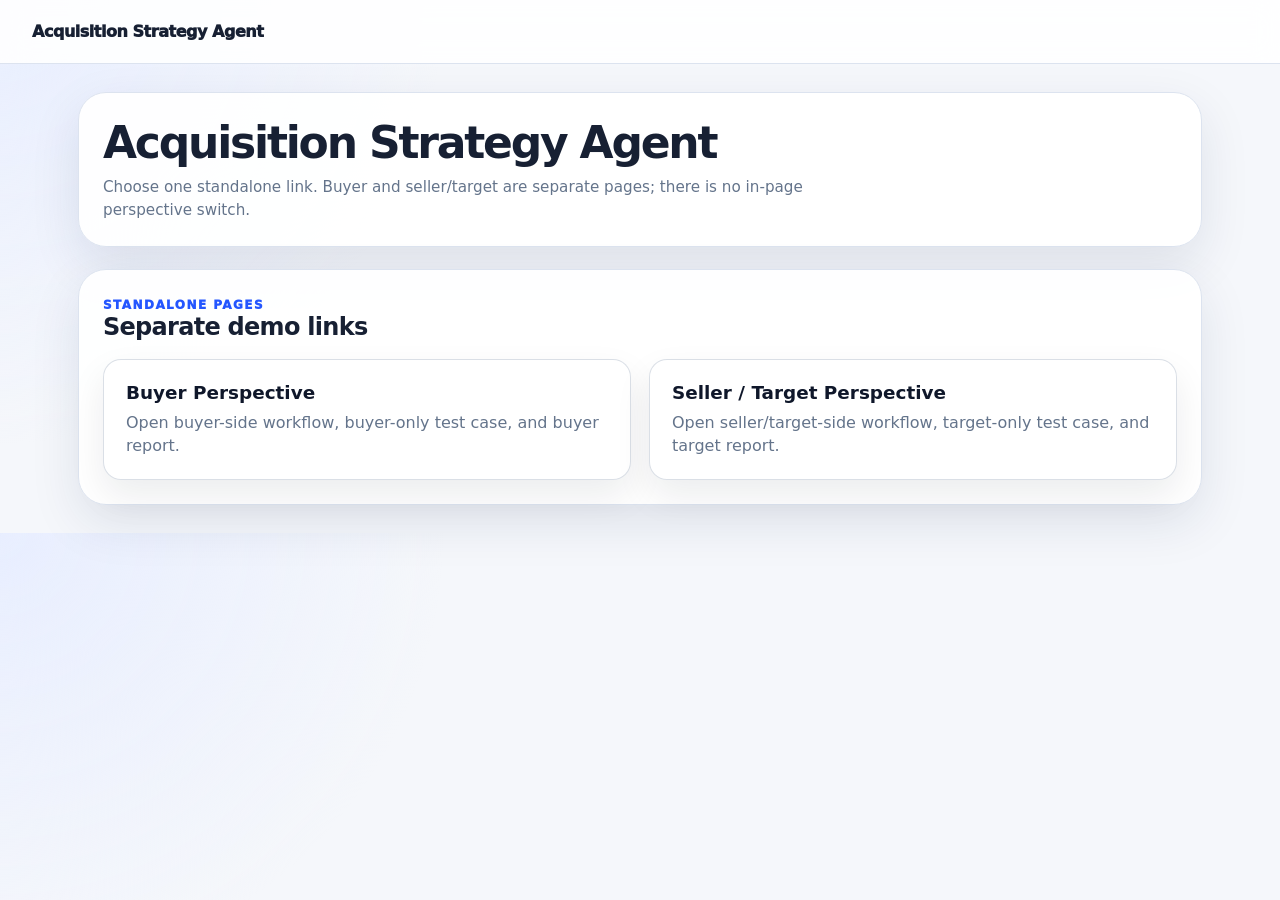
<file: index.html>
<!doctype html>
<html lang="en">
<head>
  <meta charset="utf-8" />
  <meta name="viewport" content="width=device-width, initial-scale=1" />
  <title>Acquisition Strategy Agent — Links</title>
  <link rel="stylesheet" href="./styles.css" />
</head>
<body>
  <header class="topbar">
    <div class="brand">Acquisition Strategy Agent</div>
  </header>

  <main class="page">
    <section class="card title-card">
      <div class="title-row single-perspective-title">
        <div>
          <h1>Acquisition Strategy Agent</h1>
          <p class="page-subtitle">Choose one standalone link. Buyer and seller/target are separate pages; there is no in-page perspective switch.</p>
        </div>
      </div>
    </section>

    <section class="card link-card">
      <div class="section-head compact">
        <div>
          <span class="step-label">Standalone pages</span>
          <h2>Separate demo links</h2>
        </div>
      </div>
      <div class="standalone-link-grid">
        <a class="standalone-link" href="./buyer.html">
          <strong>Buyer Perspective</strong>
          <span>Open buyer-side workflow, buyer-only test case, and buyer report.</span>
        </a>
        <a class="standalone-link" href="./target.html">
          <strong>Seller / Target Perspective</strong>
          <span>Open seller/target-side workflow, target-only test case, and target report.</span>
        </a>
      </div>
    </section>
  </main>
</body>
</html>
</file>
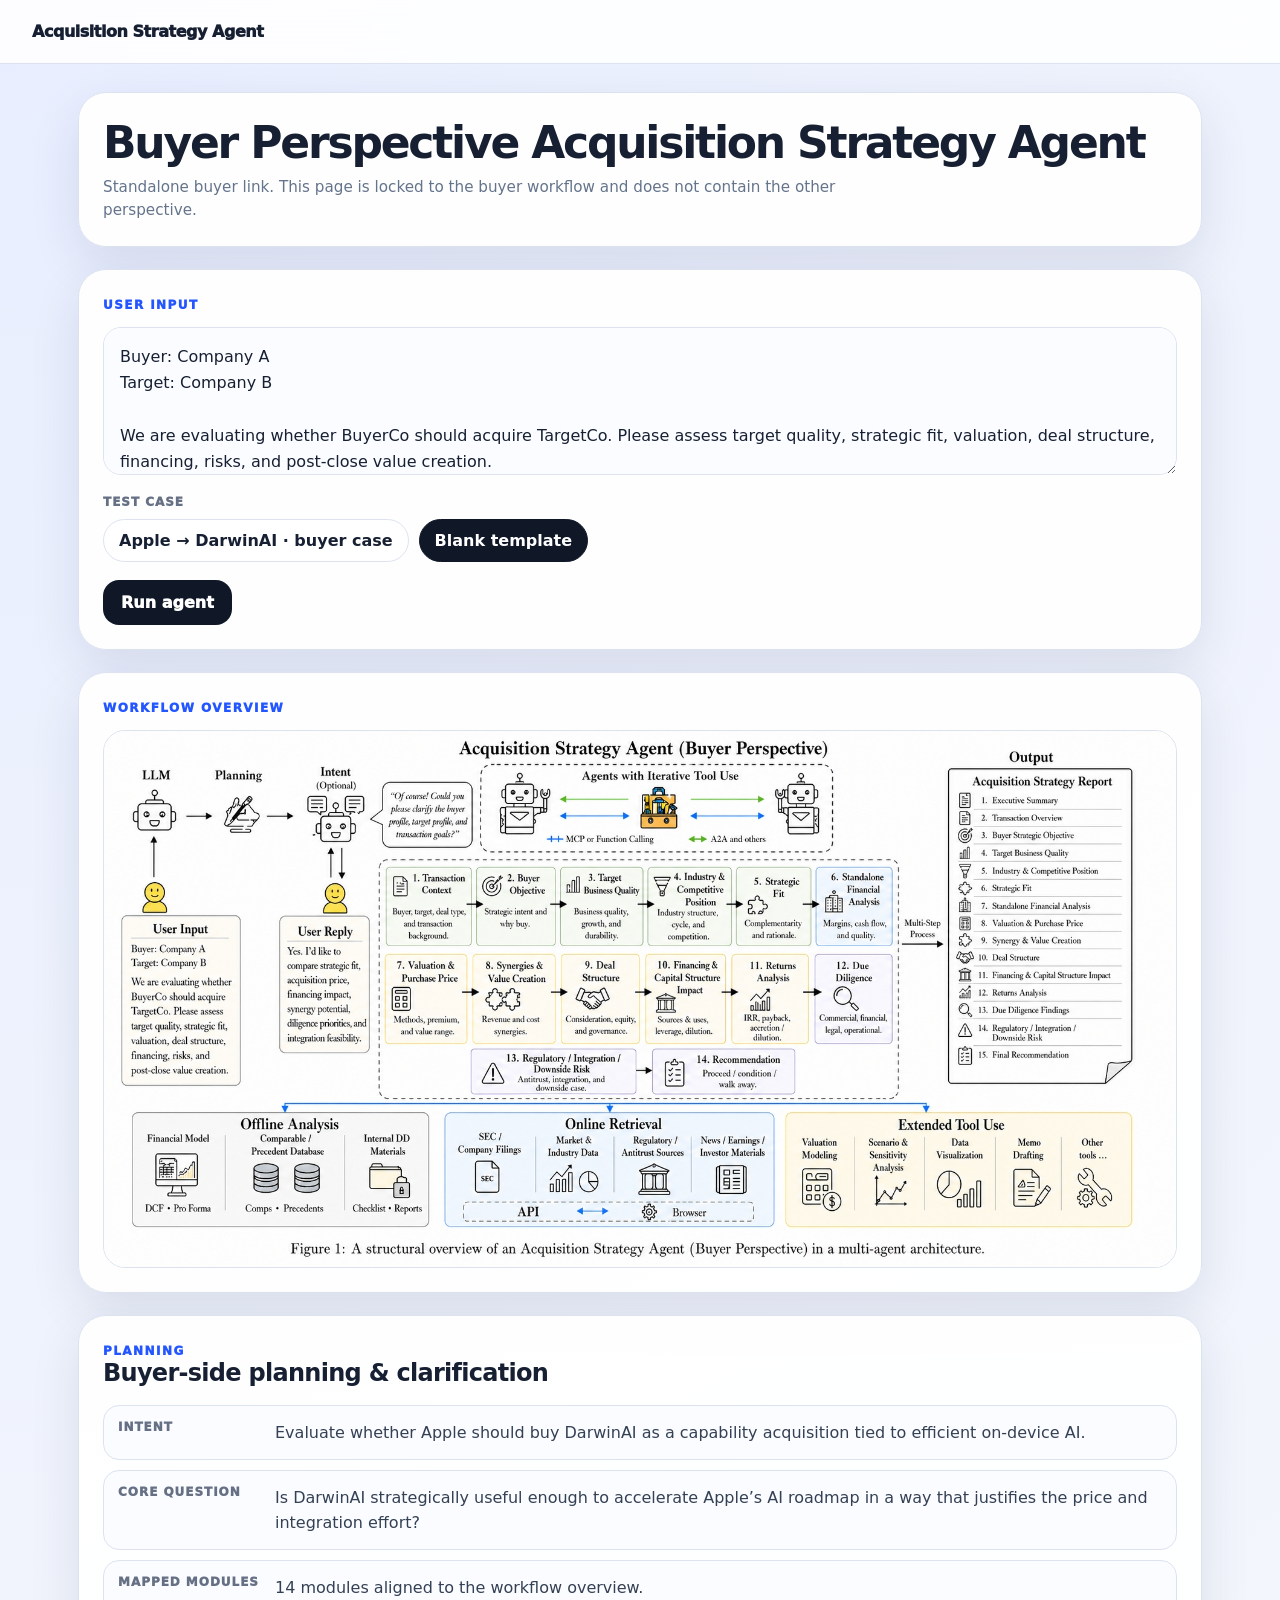
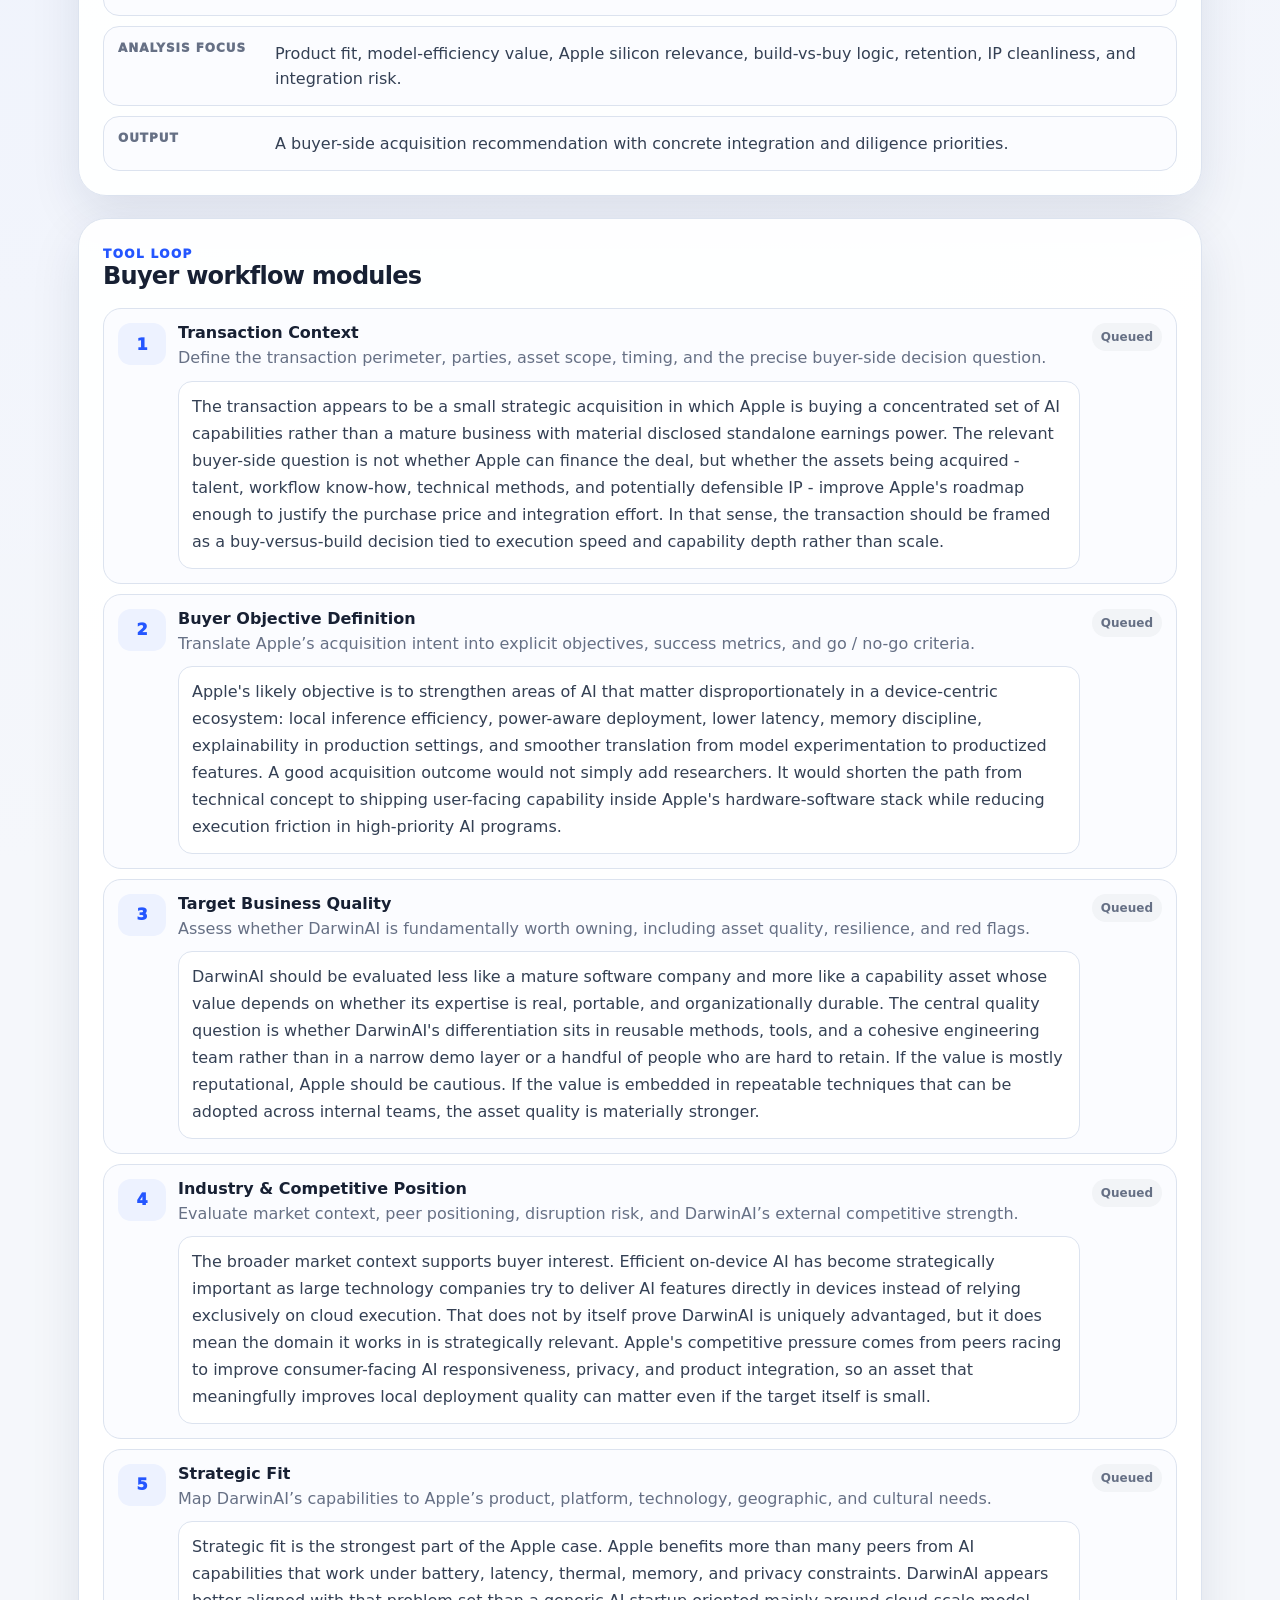
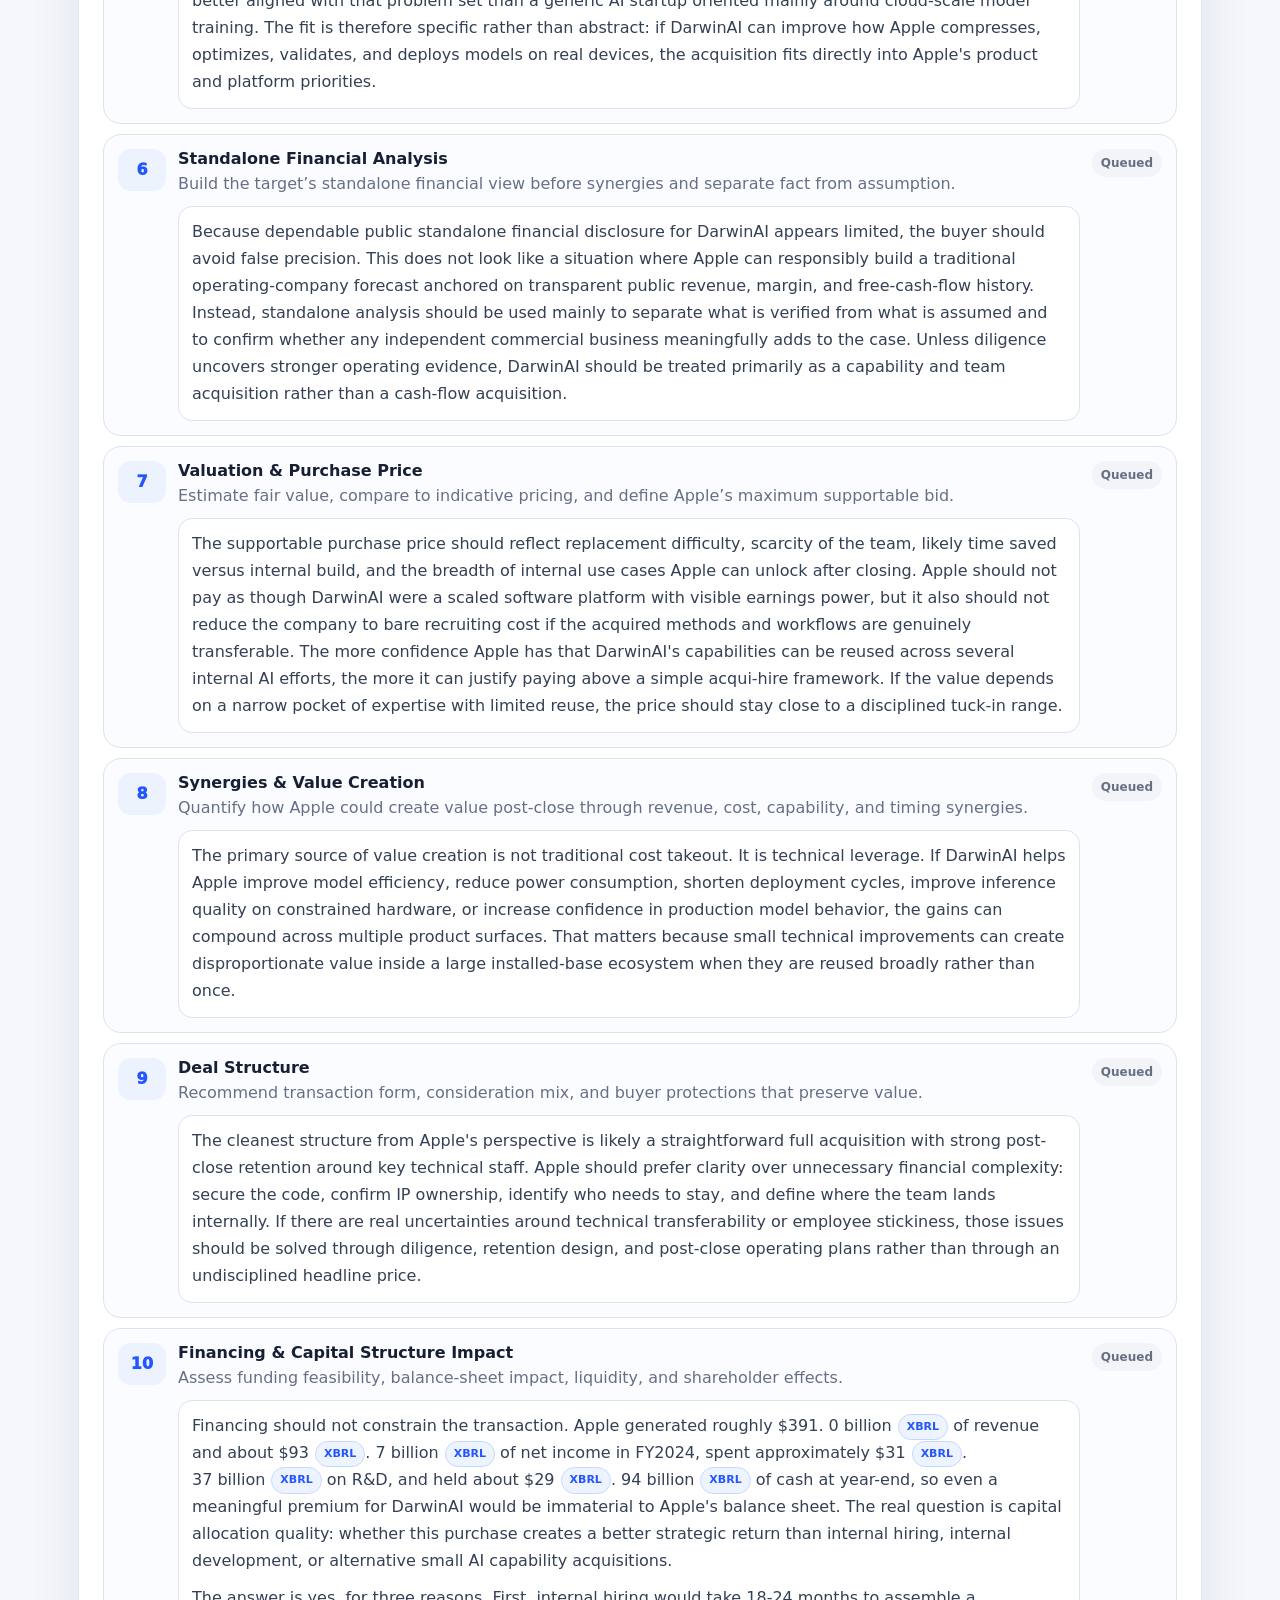
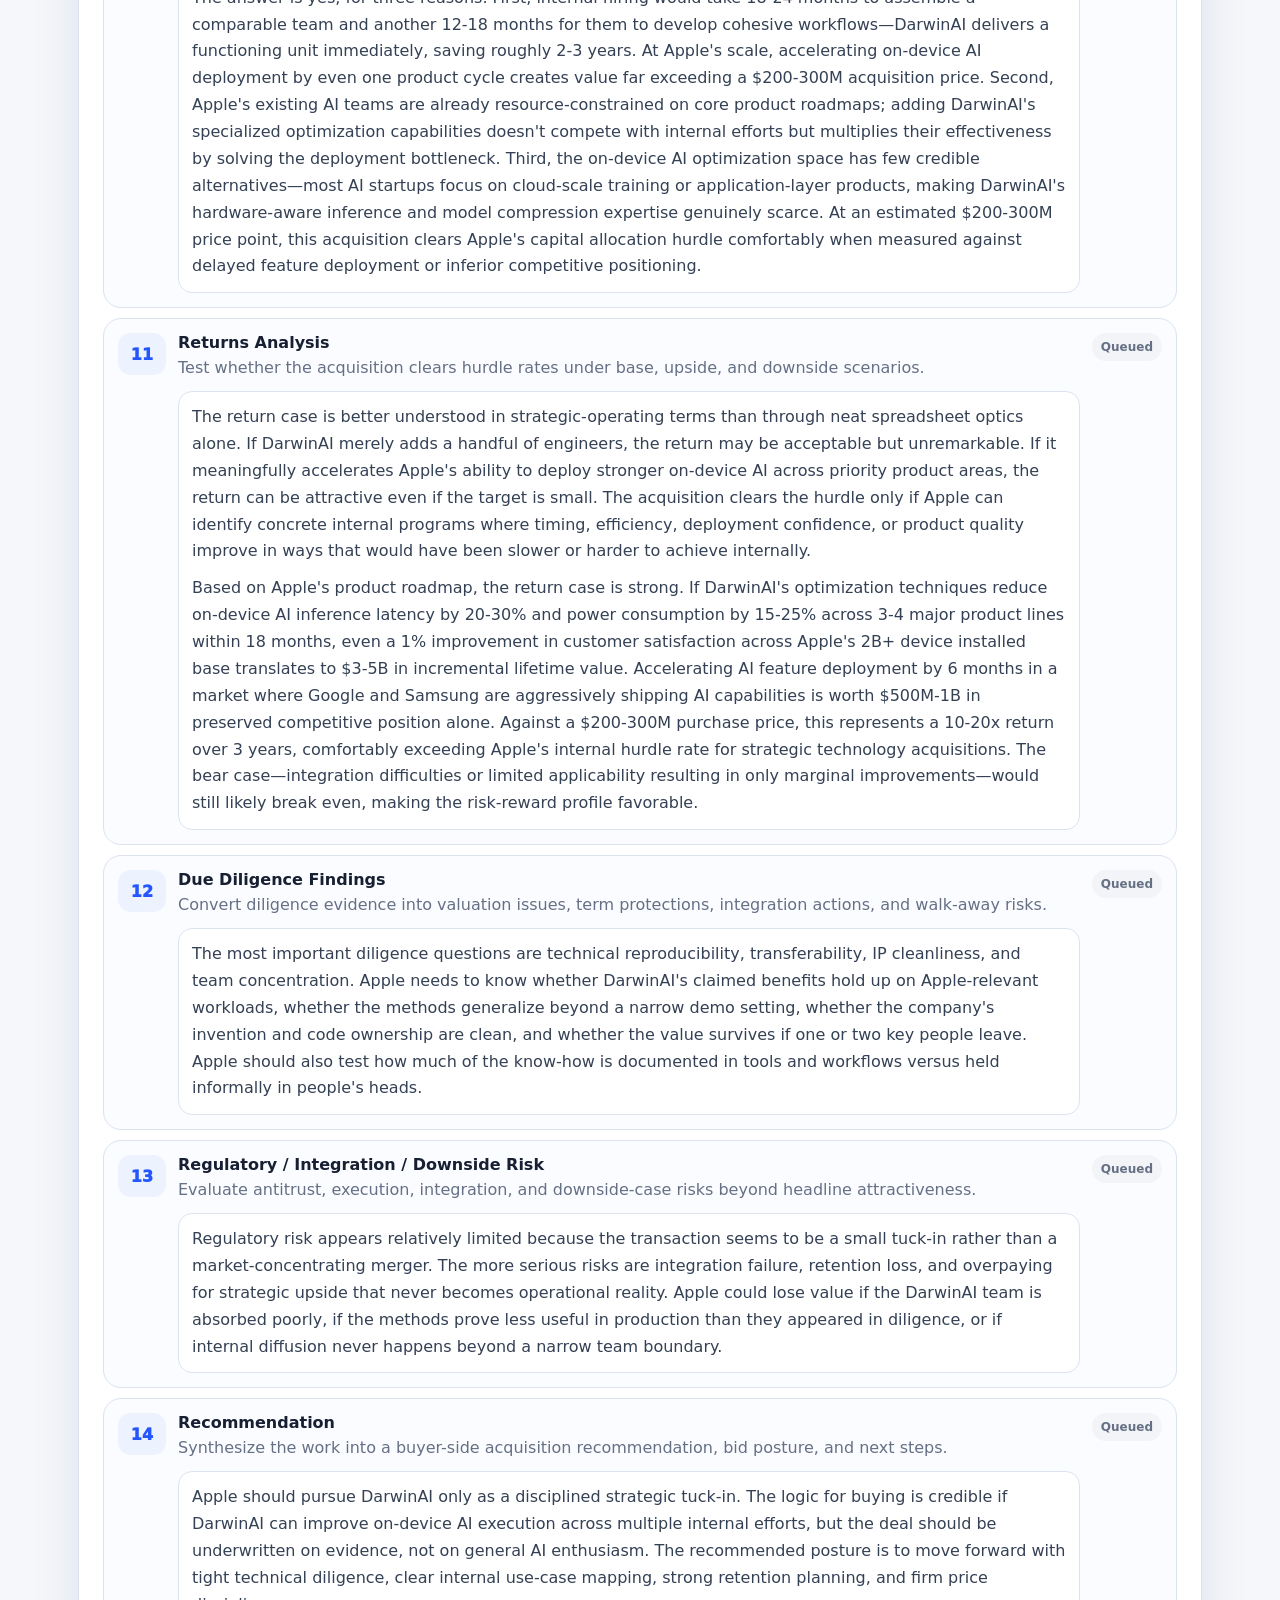
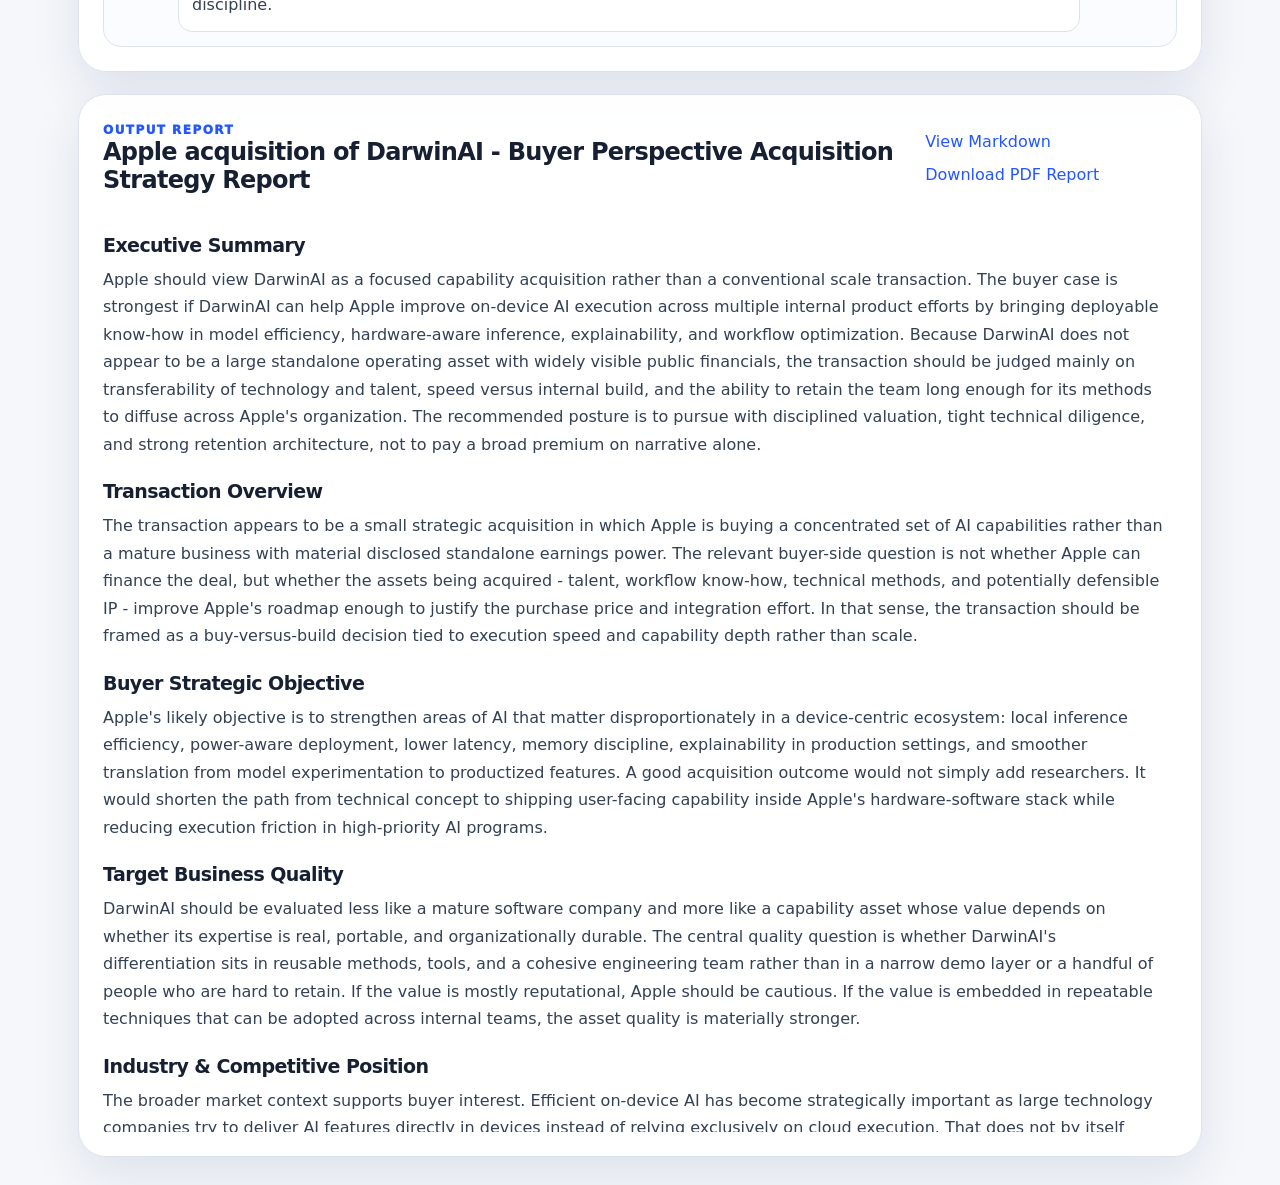
<file: buyer.html>
<!doctype html>
<html lang="en">
<head>
  <meta charset="utf-8" />
  <meta name="viewport" content="width=device-width, initial-scale=1" />
  <title>Acquisition Strategy Agent — Buyer</title>
  <link rel="stylesheet" href="./styles.css" />
</head>
<body data-fixed-perspective="buyer">
  <header class="topbar">
    <div class="brand">Acquisition Strategy Agent</div>
  </header>

  <main class="page">
    <section class="card title-card">
      <div class="title-row single-perspective-title">
        <div>
          <h1>Buyer Perspective Acquisition Strategy Agent</h1>
          <p class="page-subtitle">Standalone buyer link. This page is locked to the buyer workflow and does not contain the other perspective.</p>
        </div>
      </div>
    </section>

    <section class="card user-input-card">
      <div class="section-head compact">
        <div>
          <span class="step-label">User input</span>
        </div>
      </div>

      <textarea id="mandateInput" placeholder="Enter transaction brief / decision request..."></textarea>

      <div class="test-case-block">
        <div class="test-case-title">Test case</div>
        <div class="test-case-buttons">
          <button class="case-btn" data-case="buyer-apple-darwinai">Apple → DarwinAI · buyer case</button>
          <button class="case-btn active" data-case="blank">Blank template</button>
        </div>
      </div>

      <div class="run-row">
        <button class="primary" id="runAgentBtn">Run agent</button>
      </div>
    </section>

    <section class="card architecture-card">
      <div class="section-head compact">
        <div>
          <span class="step-label">Workflow overview</span>
        </div>
      </div>
      <img id="workflowImage" class="flowchart-img" src="./assets/buyer-flowchart.jpg" alt="Buyer workflow overview" />
    </section>

    <section class="card planning-card">
      <div class="section-head compact">
        <div>
          <span class="step-label">Planning</span>
          <h2 id="planningTitle">Buyer-side planning & clarification</h2>
        </div>
      </div>
      <div id="planningOutput" class="planning-output"></div>
    </section>

    <section class="card workflow-card">
      <div class="section-head compact">
        <div>
          <span class="step-label">Tool loop</span>
          <h2 id="workflowTitle">Buyer workflow modules</h2>
        </div>
      </div>
      <div id="workflowList" class="workflow-list"></div>
    </section>

    <section class="card report-card">
      <div class="section-head compact report-head">
        <div>
          <span class="step-label">Output report</span>
          <h2 id="reportTitle">Apple acquisition of DarwinAI — Buyer Perspective Acquisition Strategy Report</h2>
        </div>
        <div class="report-actions">
          <a id="openMarkdownLink" href="./reports/apple_darwinai_buyer_report.md" target="_blank">View Markdown</a>
          <a id="downloadPdfLink" href="./reports/apple_darwinai_buyer_report.pdf" target="_blank" download>Download PDF Report</a>
        </div>
      </div>
      <div id="reportBody" class="report-body"></div>
    </section>
  </main>

  <div class="modal-shell hidden" id="auditModalShell">
    <div class="modal-backdrop" id="auditModalBackdrop"></div>
    <section class="audit-modal" role="dialog" aria-modal="true" aria-labelledby="auditModalTitle">
      <div class="audit-modal-head">
        <div>
          <span class="step-label">XBRL audit</span>
          <h2 id="auditModalTitle">Figure-level XBRL audit</h2>
        </div>
        <button class="modal-close" id="auditModalClose" aria-label="Close">×</button>
      </div>
      <div class="audit-modal-body" id="auditModalBody"></div>
    </section>
  </div>

  <script src="./app.js"></script>
</body>
</html>
</file>
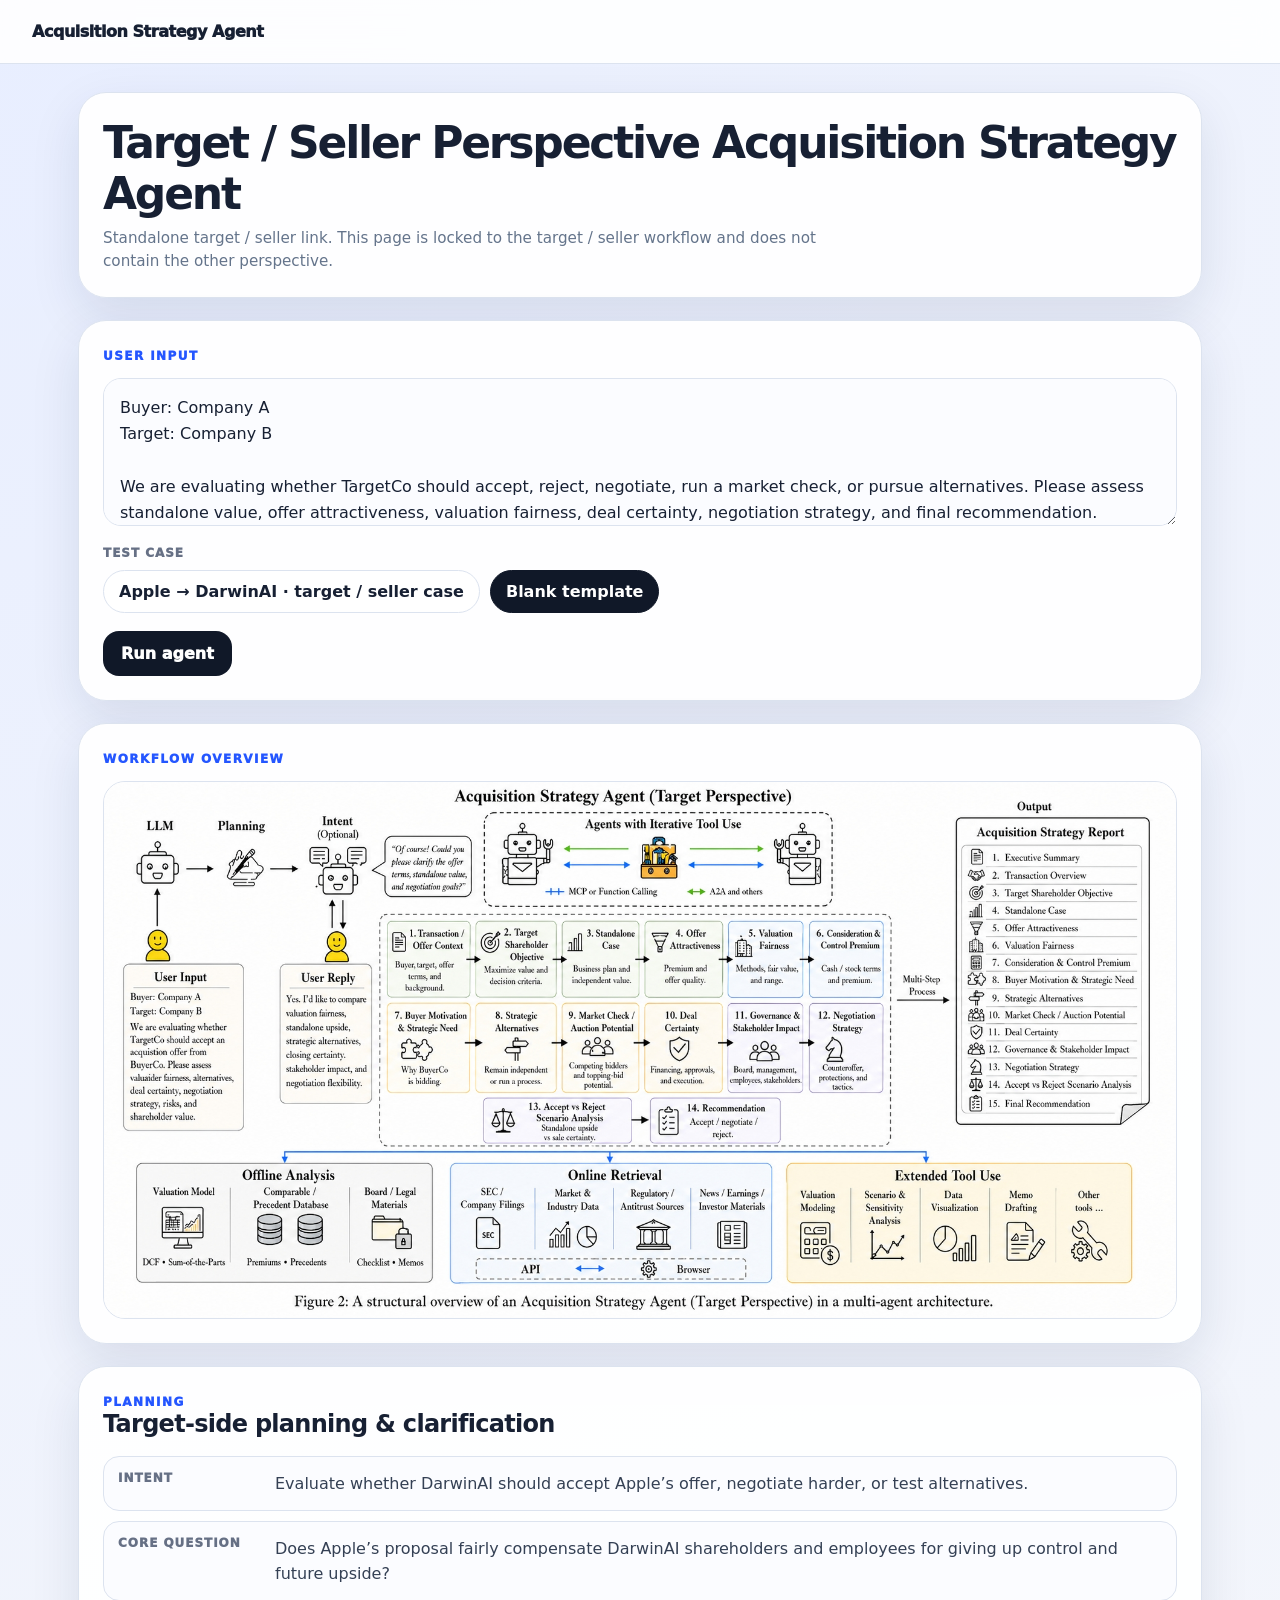
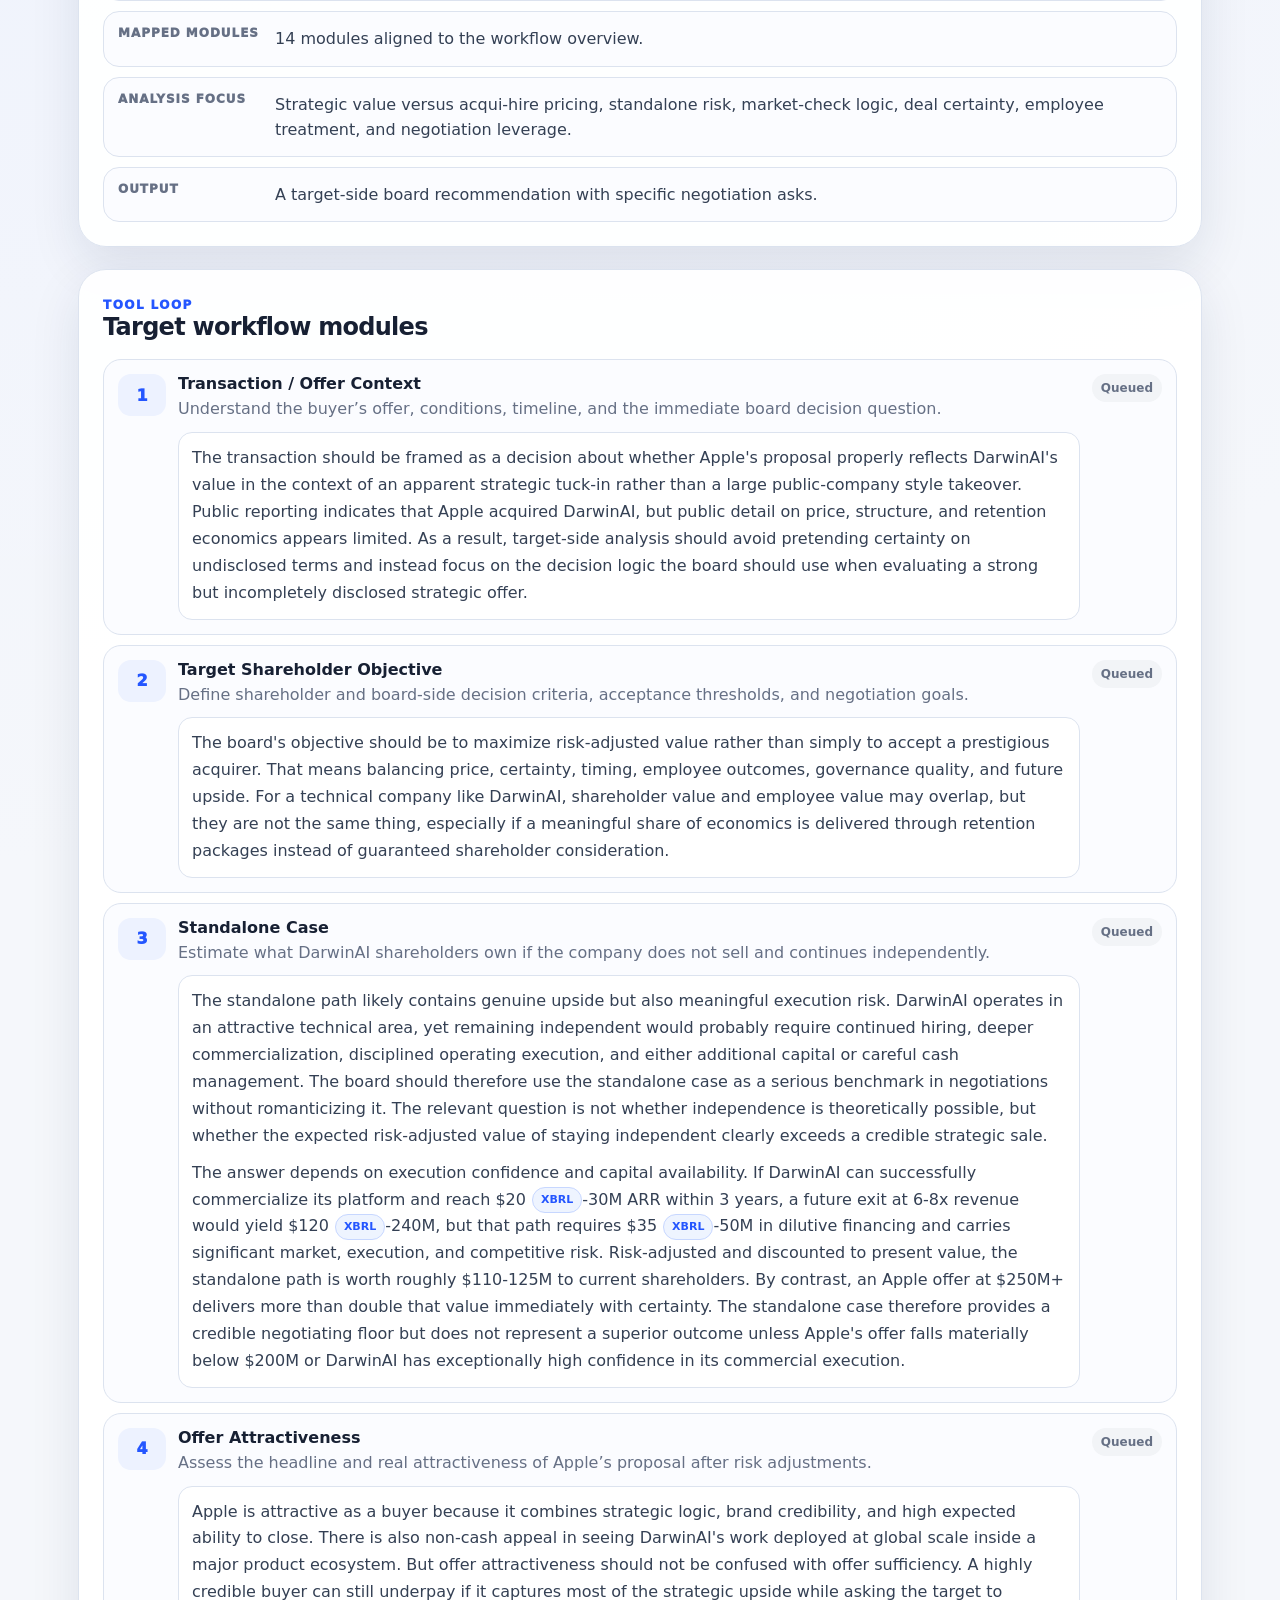
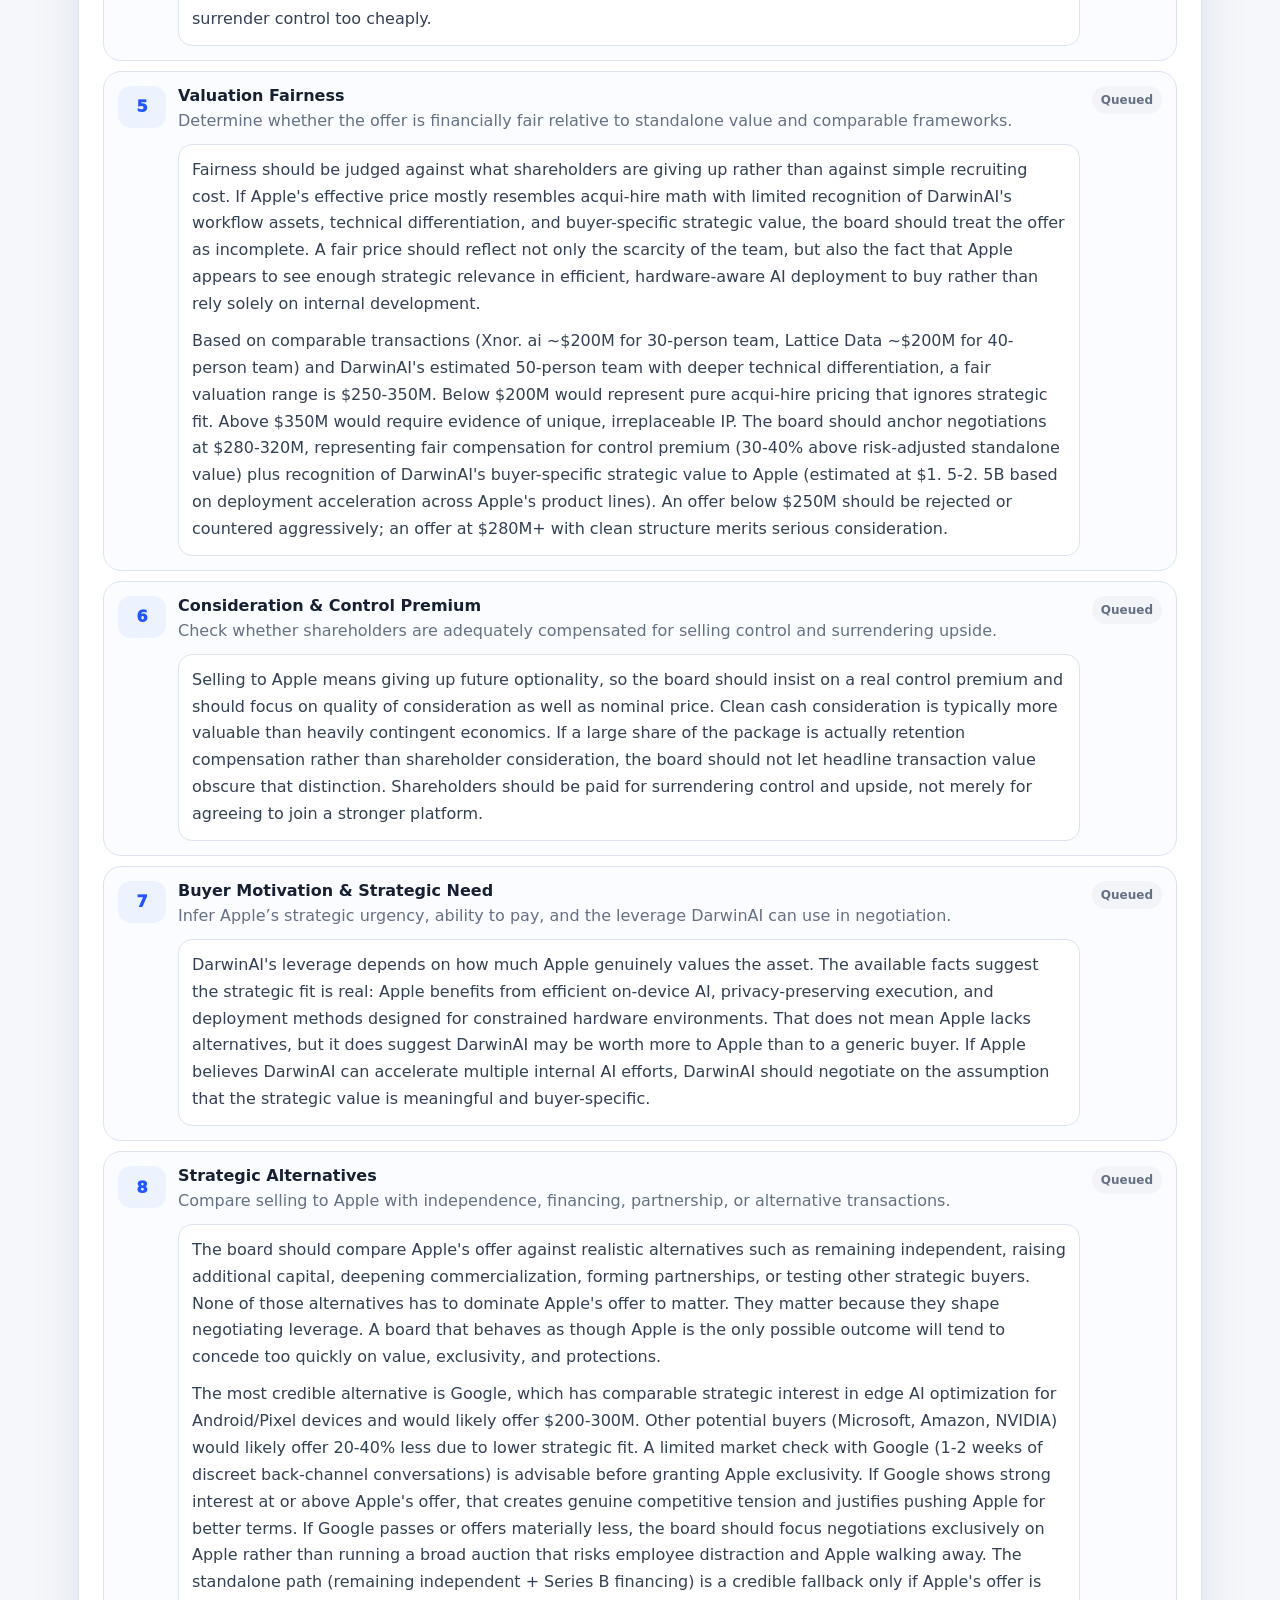
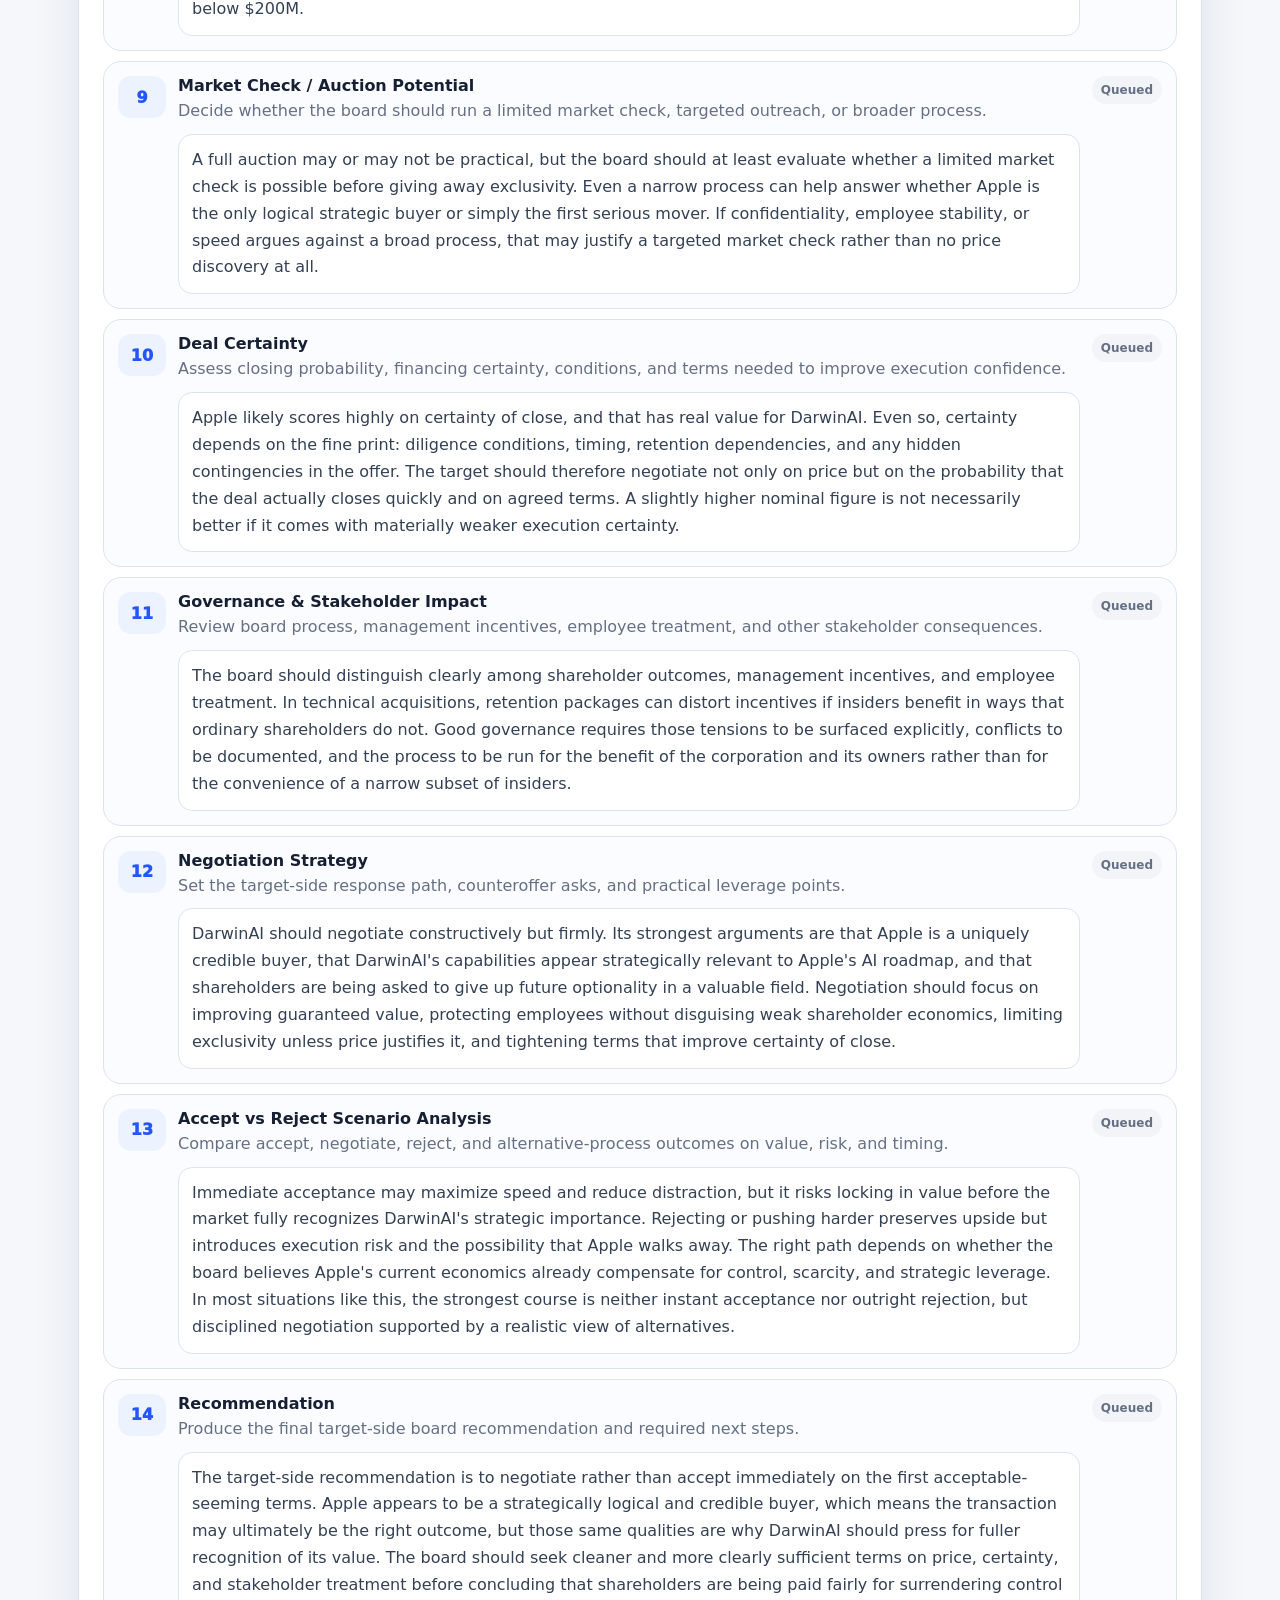
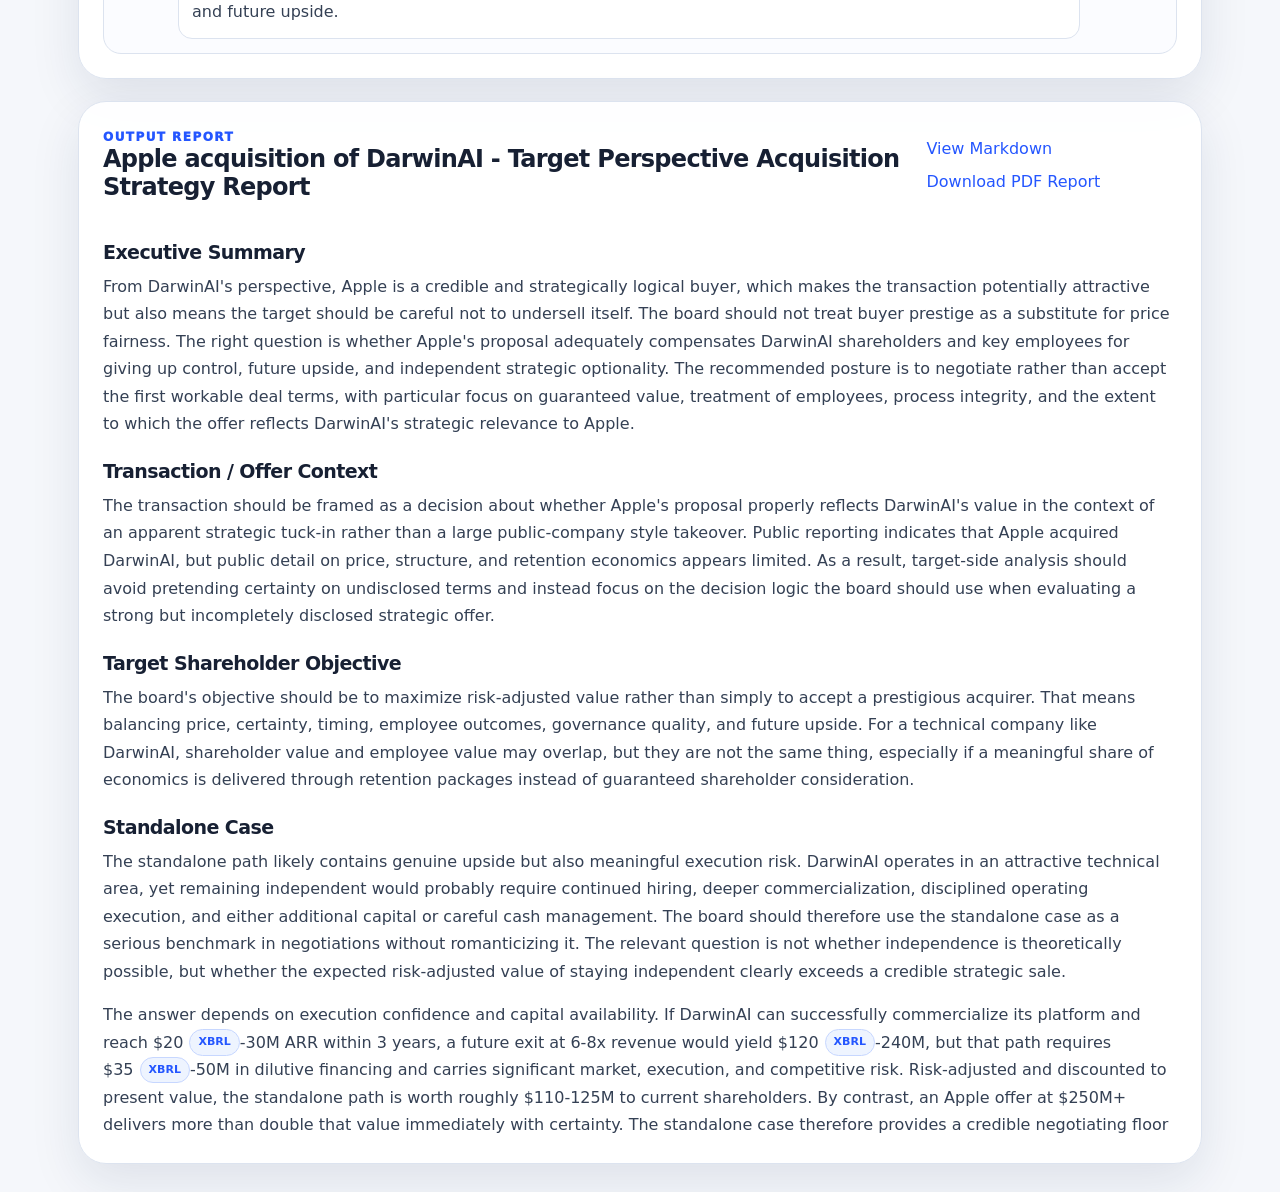
<file: target.html>
<!doctype html>
<html lang="en">
<head>
  <meta charset="utf-8" />
  <meta name="viewport" content="width=device-width, initial-scale=1" />
  <title>Acquisition Strategy Agent — Target / Seller</title>
  <link rel="stylesheet" href="./styles.css" />
</head>
<body data-fixed-perspective="target">
  <header class="topbar">
    <div class="brand">Acquisition Strategy Agent</div>
  </header>

  <main class="page">
    <section class="card title-card">
      <div class="title-row single-perspective-title">
        <div>
          <h1>Target / Seller Perspective Acquisition Strategy Agent</h1>
          <p class="page-subtitle">Standalone target / seller link. This page is locked to the target / seller workflow and does not contain the other perspective.</p>
        </div>
      </div>
    </section>

    <section class="card user-input-card">
      <div class="section-head compact">
        <div>
          <span class="step-label">User input</span>
        </div>
      </div>

      <textarea id="mandateInput" placeholder="Enter transaction brief / decision request..."></textarea>

      <div class="test-case-block">
        <div class="test-case-title">Test case</div>
        <div class="test-case-buttons">
          <button class="case-btn" data-case="target-apple-darwinai">Apple → DarwinAI · target / seller case</button>
          <button class="case-btn active" data-case="blank">Blank template</button>
        </div>
      </div>

      <div class="run-row">
        <button class="primary" id="runAgentBtn">Run agent</button>
      </div>
    </section>

    <section class="card architecture-card">
      <div class="section-head compact">
        <div>
          <span class="step-label">Workflow overview</span>
        </div>
      </div>
      <img id="workflowImage" class="flowchart-img" src="./assets/target-flowchart.jpg" alt="Target / Seller workflow overview" />
    </section>

    <section class="card planning-card">
      <div class="section-head compact">
        <div>
          <span class="step-label">Planning</span>
          <h2 id="planningTitle">Target-side planning & clarification</h2>
        </div>
      </div>
      <div id="planningOutput" class="planning-output"></div>
    </section>

    <section class="card workflow-card">
      <div class="section-head compact">
        <div>
          <span class="step-label">Tool loop</span>
          <h2 id="workflowTitle">Target / seller workflow modules</h2>
        </div>
      </div>
      <div id="workflowList" class="workflow-list"></div>
    </section>

    <section class="card report-card">
      <div class="section-head compact report-head">
        <div>
          <span class="step-label">Output report</span>
          <h2 id="reportTitle">Apple acquisition of DarwinAI — Target Perspective Acquisition Strategy Report</h2>
        </div>
        <div class="report-actions">
          <a id="openMarkdownLink" href="./reports/apple_darwinai_target_report.md" target="_blank">View Markdown</a>
          <a id="downloadPdfLink" href="./reports/apple_darwinai_target_report.pdf" target="_blank" download>Download PDF Report</a>
        </div>
      </div>
      <div id="reportBody" class="report-body"></div>
    </section>
  </main>

  <div class="modal-shell hidden" id="auditModalShell">
    <div class="modal-backdrop" id="auditModalBackdrop"></div>
    <section class="audit-modal" role="dialog" aria-modal="true" aria-labelledby="auditModalTitle">
      <div class="audit-modal-head">
        <div>
          <span class="step-label">XBRL audit</span>
          <h2 id="auditModalTitle">Figure-level XBRL audit</h2>
        </div>
        <button class="modal-close" id="auditModalClose" aria-label="Close">×</button>
      </div>
      <div class="audit-modal-body" id="auditModalBody"></div>
    </section>
  </div>

  <script src="./app.js"></script>
</body>
</html>
</file>
<file: styles.css>
:root {
  --bg: #f5f7fb;
  --card: #ffffff;
  --text: #172033;
  --muted: #667085;
  --line: #dce3ef;
  --blue: #2456ff;
  --blue-soft: #edf2ff;
  --green: #0e9f6e;
  --green-soft: #eaf8f1;
  --orange: #ff8a1f;
  --orange-soft: #fff3e8;
  --shadow: 0 18px 50px rgba(24, 39, 75, .10);
}
* { box-sizing: border-box; }
body {
  margin: 0;
  font-family: Inter, ui-sans-serif, system-ui, -apple-system, BlinkMacSystemFont, "Segoe UI", sans-serif;
  background: radial-gradient(circle at 0 0, #e8eeff 0, transparent 32%), var(--bg);
  color: var(--text);
}
button, input, textarea { font: inherit; }
button { cursor: pointer; }
a { color: var(--blue); text-decoration: none; }
.topbar {
  height: 64px;
  padding: 0 32px;
  border-bottom: 1px solid var(--line);
  background: rgba(255,255,255,.88);
  backdrop-filter: blur(14px);
  display: flex;
  align-items: center;
  position: sticky;
  top: 0;
  z-index: 20;
}
.brand { font-weight: 950; letter-spacing: -.03em; }
.page { max-width: 1180px; margin: 0 auto; padding: 28px; display: grid; gap: 22px; }
.card { background: rgba(255,255,255,.96); border: 1px solid var(--line); border-radius: 28px; box-shadow: var(--shadow); padding: 24px; }
.title-row { display: flex; align-items: center; justify-content: space-between; gap: 18px; flex-wrap: wrap; }
.perspective-switch { display: flex; gap: 10px; flex-wrap: wrap; }
.switch-btn, .case-btn {
  border: 1px solid var(--line);
  background: #fff;
  color: var(--text);
  border-radius: 999px;
  padding: 11px 15px;
  font-weight: 850;
}
.switch-btn.active, .case-btn.active {
  background: #101828;
  border-color: #101828;
  color: #fff;
}
.primary {
  border: 0;
  border-radius: 16px;
  padding: 13px 18px;
  font-weight: 950;
  background: #101828;
  color: #fff;
}
.section-head { display: flex; justify-content: space-between; align-items: flex-start; gap: 16px; margin-bottom: 16px; }
.section-head.compact { margin-bottom: 14px; }
.report-head { align-items: center; }
.report-actions { display: flex; gap: 14px; flex-wrap: wrap; align-items: center; }
.eyebrow, .step-label { color: var(--blue); font-size: 12px; font-weight: 950; letter-spacing: .12em; text-transform: uppercase; }
h1, h2, h3, p { margin-top: 0; }
h1 { margin-bottom: 0; font-size: clamp(28px, 4vw, 44px); letter-spacing: -.05em; text-transform: none; }
h2 { margin-bottom: 4px; letter-spacing: -.03em; }
.textarea-label {
  display: grid;
  gap: 8px;
  color: var(--muted);
  font-size: 12px;
  font-weight: 950;
  letter-spacing: .08em;
  text-transform: uppercase;
}
textarea {
  width: 100%;
  min-height: 148px;
  resize: vertical;
  border: 1px solid var(--line);
  border-radius: 18px;
  padding: 16px 16px;
  color: var(--text);
  background: #fbfcff;
  line-height: 1.65;
  text-transform: none;
  letter-spacing: normal;
  font-weight: 500;
}
.test-case-block { margin-top: 16px; display: grid; gap: 10px; }
.test-case-title { color: var(--muted); font-size: 12px; font-weight: 950; letter-spacing: .08em; text-transform: uppercase; }
.test-case-buttons { display: flex; flex-wrap: wrap; gap: 10px; }
.run-row { margin-top: 18px; display: flex; align-items: center; justify-content: flex-start; gap: 12px; }
.flowchart-img { display: block; width: 100%; border: 1px solid var(--line); border-radius: 22px; background: #fff; }
.run-state { padding: 9px 12px; border-radius: 999px; font-size: 12px; font-weight: 950; }
.run-state.idle { background: #f2f4f7; color: var(--muted); }
.run-state.running { background: var(--orange-soft); color: var(--orange); }
.run-state.complete { background: var(--green-soft); color: var(--green); }
.planning-output { display: grid; gap: 10px; }
.plan-row { display: grid; grid-template-columns: 145px 1fr; gap: 12px; padding: 14px; border: 1px solid var(--line); border-radius: 16px; background: #fbfcff; }
.plan-row span { color: var(--muted); font-size: 12px; font-weight: 950; text-transform: uppercase; letter-spacing: .08em; }
.plan-row p { margin: 0; color: #344054; line-height: 1.58; }
.workflow-list { display: grid; gap: 10px; }
.workflow-item { display: grid; grid-template-columns: 48px 1fr auto; gap: 12px; align-items: start; padding: 14px; border: 1px solid var(--line); border-radius: 18px; background: #fbfcff; }
.workflow-item .workflow-id { display: grid; place-items: center; height: 42px; border-radius: 13px; background: var(--blue-soft); color: var(--blue); font-weight: 950; }
.workflow-item strong { display: block; margin-bottom: 4px; }
.workflow-item p { margin: 0; color: var(--muted); line-height: 1.55; }
.workflow-detail {
  margin-top: 10px;
  padding: 12px 13px;
  border-radius: 14px;
  background: #fff;
  border: 1px solid var(--line);
  color: #344054;
  line-height: 1.65;
}
.workflow-detail p,
.workflow-detail li {
  color: #344054;
  line-height: 1.68;
}
.workflow-detail p {
  margin: 0 0 10px;
}
.workflow-detail p:last-child {
  margin-bottom: 0;
}
.workflow-detail ul {
  margin: 0;
  padding-left: 20px;
}
.workflow-item > span { padding: 7px 9px; border-radius: 999px; background: #f2f4f7; color: var(--muted); font-size: 12px; font-weight: 850; }
.workflow-item.active { border-color: var(--blue); box-shadow: 0 0 0 3px rgba(36,86,255,.10); }
.workflow-item.active > span { background: var(--blue-soft); color: var(--blue); }
.workflow-item.done .workflow-id { background: var(--green); color: #fff; }
.workflow-item.done > span { background: var(--green-soft); color: var(--green); }
.report-body { max-height: 920px; overflow: auto; padding-right: 6px; }
.report-body h1 { font-size: 24px; letter-spacing: -.03em; margin-bottom: 8px; text-transform: none; }
.report-body h2 { font-size: 19px; margin: 22px 0 10px; }
.report-body h3 { font-size: 17px; margin: 20px 0 8px; padding-top: 14px; border-top: 1px solid var(--line); }
.report-body p, .report-body li { color: #344054; line-height: 1.72; }
.report-body ul { padding-left: 20px; }
.report-table-wrap { overflow-x: auto; margin: 14px 0 18px; }
.report-table { width: 100%; border-collapse: collapse; min-width: 680px; }
.report-table th, .report-table td { border: 1px solid var(--line); padding: 10px 12px; text-align: left; vertical-align: top; }
.report-table th { background: #f8faff; font-weight: 850; }
.auditable-number {
  display: inline-flex;
  align-items: center;
  gap: 6px;
}
.number-audit-button {
  padding: 3px 8px;
  border: 1px solid #c7d7ff;
  border-radius: 999px;
  background: #eef4ff;
  color: var(--blue);
  font-size: 11px;
  font-weight: 900;
  vertical-align: middle;
}
.modal-shell.hidden {
  display: none;
}
.modal-shell {
  position: fixed;
  inset: 0;
  z-index: 60;
}
.modal-backdrop {
  position: absolute;
  inset: 0;
  background: rgba(15, 23, 42, .45);
  backdrop-filter: blur(4px);
}
.audit-modal {
  position: relative;
  width: min(840px, calc(100vw - 32px));
  max-height: calc(100vh - 48px);
  overflow: auto;
  margin: 24px auto;
  background: #fff;
  border: 1px solid var(--line);
  border-radius: 24px;
  box-shadow: 0 24px 60px rgba(15, 23, 42, .22);
  padding: 22px;
}
.audit-modal-head {
  display: flex;
  justify-content: space-between;
  align-items: flex-start;
  gap: 16px;
  margin-bottom: 16px;
}
.modal-close {
  width: 38px;
  height: 38px;
  border: 1px solid var(--line);
  border-radius: 999px;
  background: #fff;
  color: var(--text);
  font-size: 22px;
  line-height: 1;
}
.audit-modal-body {
  display: grid;
  gap: 14px;
}
.audit-loading,
.audit-empty {
  padding: 14px 16px;
  border-radius: 16px;
  background: #f8faff;
  border: 1px solid var(--line);
  color: #344054;
}
.audit-context-block,
.audit-error,
.audit-detail {
  padding: 14px 16px;
  border-radius: 16px;
  background: #fbfcff;
  border: 1px solid var(--line);
}
.audit-error strong {
  display: block;
  margin-bottom: 6px;
}
.audit-context-block p,
.audit-error p,
.audit-detail p {
  margin: 0 0 10px;
  color: #344054;
  line-height: 1.7;
}
.audit-context-block p:last-child,
.audit-error p:last-child,
.audit-detail p:last-child {
  margin-bottom: 0;
}
.audit-step-card {
  background: #fff;
  border: 1px solid var(--line);
  border-radius: 20px;
  overflow: hidden;
}
.audit-step-header {
  display: flex;
  align-items: center;
  gap: 13px;
  padding: 16px 18px;
  border-bottom: 1px solid #eef2f7;
}
.audit-step-num {
  width: 30px;
  height: 30px;
  border-radius: 999px;
  display: grid;
  place-items: center;
  font-size: 12px;
  font-weight: 900;
  flex-shrink: 0;
}
.audit-step-num.s1 { background: var(--blue-soft); color: var(--blue); }
.audit-step-num.s2 { background: var(--orange-soft); color: var(--orange); }
.audit-step-num.s3 { background: var(--green-soft); color: var(--green); }
.audit-step-info h3 { margin: 0; font-size: 15px; }
.audit-step-info p { margin: 2px 0 0; color: var(--muted); font-size: 12px; }
.audit-step-content { display: grid; gap: 14px; padding: 16px 18px 18px; }
.verdict-banner {
  border-radius: 18px;
  padding: 14px 16px;
  display: flex;
  align-items: center;
  gap: 12px;
  border: 1px solid var(--line);
}
.verdict-banner.match { background: #f0fdf4; border-color: #bbf7d0; }
.verdict-banner.nomatch { background: #fff7ed; border-color: #fed7aa; }
.verdict-banner.error { background: #f8fafc; }
.verdict-icon { font-size: 20px; }
.verdict-text { font-size: 14px; font-weight: 900; }
.verdict-sub { font-size: 12px; color: var(--muted); margin-top: 2px; }
.dim-table { width: 100%; border-collapse: collapse; }
.dim-table th {
  text-align: left;
  font-size: 11px;
  font-weight: 900;
  color: #8b8fa3;
  text-transform: uppercase;
  letter-spacing: .06em;
  padding: 8px 10px;
  border-bottom: 1px solid #eef2f7;
}
.dim-table td {
  padding: 10px;
  border-bottom: 1px solid #f5f7fb;
  vertical-align: top;
  font-size: 13px;
}
.dim-table tr:last-child td { border-bottom: 0; }
.dim-value { font-weight: 800; color: var(--text); }
.dim-explain { font-size: 12px; color: var(--muted); line-height: 1.55; }
.tag-pill {
  display: inline-block;
  font-size: 11px;
  font-family: ui-monospace, SFMono-Regular, Menlo, monospace;
  background: var(--blue-soft);
  color: var(--blue);
  padding: 4px 8px;
  border-radius: 8px;
}
.company-grid {
  display: grid;
  grid-template-columns: repeat(4, minmax(0, 1fr));
  gap: 10px;
}
.info-box {
  background: #f8faff;
  border: 1px solid var(--line);
  border-radius: 14px;
  padding: 12px;
  text-align: center;
}
.info-box-label {
  font-size: 10px;
  color: #8b8fa3;
  text-transform: uppercase;
  letter-spacing: .08em;
  margin-bottom: 5px;
  font-weight: 900;
}
.info-box-value { font-size: 14px; font-weight: 900; word-break: break-word; }
.info-box-company, .info-box-filing { font-size: 12px; }
.retrieval-chain { display: flex; flex-direction: column; }
.r-step { display: flex; gap: 11px; padding: 9px 0; position: relative; }
.r-step:not(:last-child)::before {
  content: '';
  position: absolute;
  left: 14px;
  top: 35px;
  bottom: 0;
  width: 2px;
  background: #e4e7ec;
}
.r-dot {
  width: 28px;
  height: 28px;
  border-radius: 999px;
  background: var(--blue-soft);
  border: 2px solid var(--blue);
  color: var(--blue);
  display: grid;
  place-items: center;
  font-size: 11px;
  font-weight: 900;
  flex-shrink: 0;
  position: relative;
  z-index: 1;
}
.r-content { flex: 1; padding-top: 2px; }
.r-action { font-size: 13px; font-weight: 800; color: var(--text); }
.r-detail {
  font-size: 11px;
  color: var(--muted);
  margin-top: 4px;
  font-family: ui-monospace, SFMono-Regular, Menlo, monospace;
  word-break: break-word;
}
.r-result {
  display: inline-block;
  margin-top: 6px;
  padding: 4px 9px;
  border-radius: 999px;
  background: #f0fdf4;
  color: var(--green);
  font-size: 11px;
  font-weight: 800;
}
.evidence-box {
  background: #f8faff;
  border: 1px solid var(--line);
  border-radius: 16px;
  padding: 14px 15px;
}
.evidence-head {
  display: flex;
  align-items: center;
  justify-content: space-between;
  gap: 12px;
  margin-bottom: 8px;
}
.evidence-title { font-size: 12px; font-weight: 900; }
.evidence-links { display: flex; flex-wrap: wrap; gap: 8px; }
.evidence-link {
  font-size: 11px;
  font-weight: 800;
  color: var(--blue);
  padding: 5px 9px;
  border-radius: 999px;
  background: var(--blue-soft);
  border: 1px solid #dbe5ff;
}
.evidence-link.xbrl {
  color: var(--green);
  background: #ecfdf3;
  border-color: #bbf7d0;
}
.evidence-meta { font-size: 11px; color: var(--muted); margin-bottom: 8px; }
.evidence-snippet {
  font-size: 12px;
  line-height: 1.7;
  color: var(--text);
  background: #fff;
  border: 1px solid #eceff5;
  border-radius: 12px;
  padding: 10px 12px;
}
.match-grid {
  display: grid;
  grid-template-columns: repeat(3, minmax(0, 1fr));
  gap: 10px;
}
.match-box {
  background: #f8faff;
  border: 1px solid var(--line);
  border-radius: 16px;
  padding: 12px;
  text-align: center;
}
.match-box.highlight { background: var(--blue-soft); }
.match-box-label {
  font-size: 10px;
  color: #8b8fa3;
  text-transform: uppercase;
  letter-spacing: .08em;
  margin-bottom: 5px;
  font-weight: 900;
}
.match-box-value { font-size: 18px; font-weight: 900; }
.match-box.highlight .match-box-value { color: var(--blue); }
.match-box-sub { font-size: 11px; color: var(--muted); margin-top: 4px; }
.round-box {
  background: #f8faff;
  border: 1px solid var(--line);
  border-radius: 16px;
  padding: 14px 15px;
}
.round-box-label {
  font-size: 10px;
  color: #8b8fa3;
  text-transform: uppercase;
  letter-spacing: .08em;
  margin-bottom: 7px;
  font-weight: 900;
}
.round-box-text { font-size: 13px; color: var(--text); line-height: 1.65; }
.match-notes {
  background: #faf9ff;
  border: 1px solid #ebe5ff;
  border-radius: 14px;
  padding: 10px 13px;
  font-size: 12px;
  color: var(--muted);
}
.match-notes ul { margin: 0; padding-left: 18px; }
.match-notes li { margin-bottom: 4px; line-height: 1.55; }
.match-notes li:last-child { margin-bottom: 0; }
.primary:disabled { opacity: .75; cursor: wait; }
@media (max-width: 900px) {
  .page { padding: 18px; }
  .title-row { align-items: flex-start; }
  .plan-row, .workflow-item { grid-template-columns: 1fr; }
  .report-head { align-items: flex-start; }
  .audit-modal {
    width: min(100vw - 20px, 840px);
    margin: 10px auto;
    max-height: calc(100vh - 20px);
    padding: 18px;
  }
  .company-grid,
  .match-grid {
    grid-template-columns: 1fr 1fr;
  }
  .dim-table,
  .dim-table thead,
  .dim-table tbody,
  .dim-table tr,
  .dim-table th,
  .dim-table td {
    display: block;
    width: 100%;
  }
  .dim-table thead {
    display: none;
  }
}

.page-subtitle {
  margin: 8px 0 0;
  max-width: 760px;
  color: #64748b;
  font-size: 0.95rem;
  line-height: 1.5;
}

.single-perspective-title {
  align-items: flex-start;
}

.standalone-link-grid {
  display: grid;
  grid-template-columns: repeat(auto-fit, minmax(260px, 1fr));
  gap: 18px;
}

.standalone-link {
  display: block;
  padding: 22px;
  border: 1px solid rgba(148, 163, 184, 0.35);
  border-radius: 18px;
  background: rgba(255, 255, 255, 0.78);
  color: inherit;
  text-decoration: none;
  box-shadow: 0 16px 36px rgba(15, 23, 42, 0.08);
}

.standalone-link strong {
  display: block;
  font-size: 1.15rem;
  margin-bottom: 8px;
  color: #0f172a;
}

.standalone-link span {
  color: #64748b;
  line-height: 1.45;
}

.standalone-link:hover {
  border-color: rgba(37, 99, 235, 0.45);
  transform: translateY(-1px);
}
</file>
